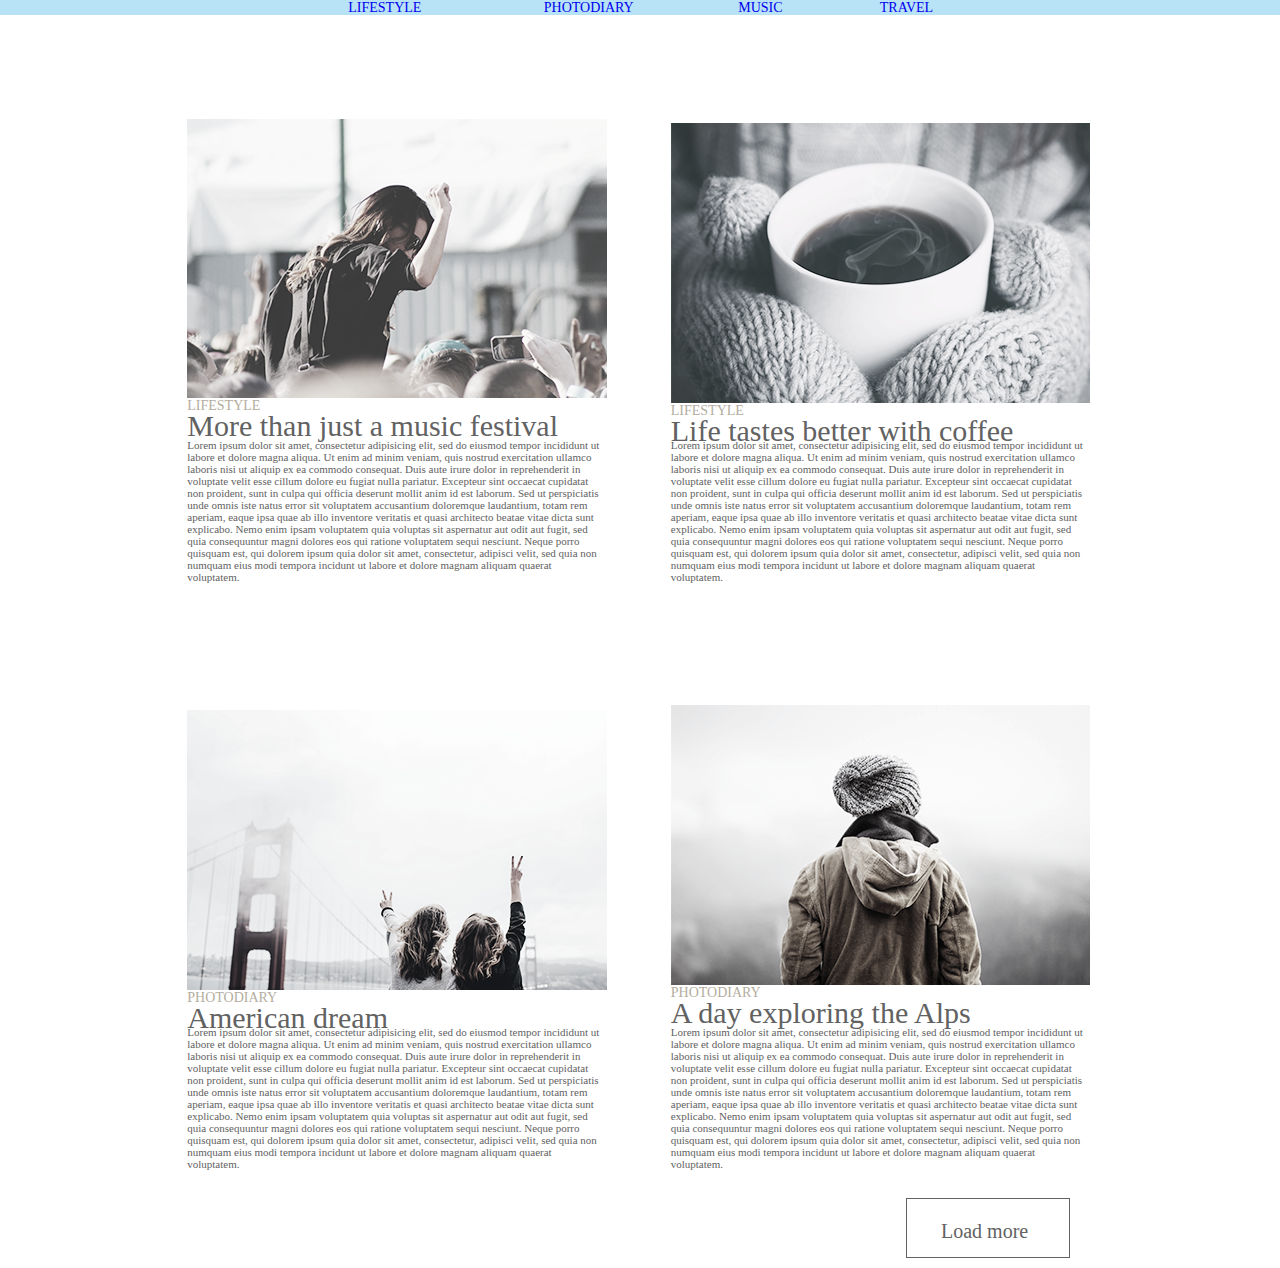
<file: homework-1/index.html>
<!DOCTYPE html>
<html lang="ru">
  <head>
    <title>урок #1</title>
    <link rel="stylesheet" href="css/style.css" />
    <meta http-equiv="Content-type" content="text/html;charset=UTF-8" />
  </head>
  <body>
    <header>
      <div class="navi">
        <nav>
          <div class="main-manu">
          <ul>
            <li class="firs-manu"><a href="#lyfestyle">LIFESTYLE</a></li>
            <li class="second-manu"><a href="#photodiary">PHOTODIARY</a></li>
            <li class="third-manu"><a href="#music">MUSIC</a></li>
            <li class="fours-manu"><a href="#travel">TRAVEL</a></li>
          </ul>
          </div>
        </nav>
      </div>
    </header>
    <div class="lyfestyle" id="lyfestyle">
      <div class="lyfe_1">
        <div class="lyfe_1__img">
          <img src="img/1.png" alt="photo1" class="lyfe_1__img1">
          <h6 class="lyfe_1__h6">Lifestyle</h6>
          <h2 class="lyfe_1__h2">More than just a music festival </h2>
          <p class="lyfe_1__p">Lorem ipsum dolor sit amet, consectetur adipisicing elit, sed do eiusmod tempor incididunt ut labore et dolore magna aliqua. Ut enim ad minim veniam, quis nostrud exercitation ullamco laboris nisi ut aliquip ex ea commodo consequat. Duis aute irure dolor in reprehenderit in voluptate velit esse cillum dolore eu fugiat nulla pariatur. Excepteur sint occaecat cupidatat non proident, sunt in culpa qui officia deserunt mollit anim id est laborum. Sed ut perspiciatis unde omnis iste natus error sit voluptatem accusantium doloremque laudantium, totam rem aperiam, eaque ipsa quae ab illo inventore veritatis et quasi architecto beatae vitae dicta sunt explicabo. Nemo enim ipsam voluptatem quia voluptas sit aspernatur aut odit aut fugit, sed quia consequuntur magni dolores eos qui ratione voluptatem sequi nesciunt. Neque porro quisquam est, qui dolorem ipsum quia dolor sit amet, consectetur, adipisci velit, sed quia non numquam eius modi tempora incidunt ut labore et dolore magnam aliquam quaerat voluptatem.</p>
        </div>
      </div>
      <div class="lyfe_2">
        <div class="lyfe_2__img"><img src="img/2.png" alt="photo2" class="lyfe_1__img1">
          <h6 class="lyfe_2__h6">Lifestyle</h6>
          <h2 class="lyfe_2__h2">Life tastes better with coffee</h2>
          <p class="lyfe_2__p">Lorem ipsum dolor sit amet, consectetur adipisicing elit, sed do eiusmod tempor incididunt ut labore et dolore magna aliqua. Ut enim ad minim veniam, quis nostrud exercitation ullamco laboris nisi ut aliquip ex ea commodo consequat. Duis aute irure dolor in reprehenderit in voluptate velit esse cillum dolore eu fugiat nulla pariatur. Excepteur sint occaecat cupidatat non proident, sunt in culpa qui officia deserunt mollit anim id est laborum. Sed ut perspiciatis unde omnis iste natus error sit voluptatem accusantium doloremque laudantium, totam rem aperiam, eaque ipsa quae ab illo inventore veritatis et quasi architecto beatae vitae dicta sunt explicabo. Nemo enim ipsam voluptatem quia voluptas sit aspernatur aut odit aut fugit, sed quia consequuntur magni dolores eos qui ratione voluptatem sequi nesciunt. Neque porro quisquam est, qui dolorem ipsum quia dolor sit amet, consectetur, adipisci velit, sed quia non numquam eius modi tempora incidunt ut labore et dolore magnam aliquam quaerat voluptatem.</p>
        </div>
      </div>
    </div>
    <div class="photodiary" id="photodiary">
      <div class="photodiary_1">
        <img src="img/3.png" alt="" class="photodiary_1_img">
        <h6 class="photodiary_1_h6">photodiary</h6>
        <h2 class="photodiary_1_h2">American dream</h2>
        <p class="photodiary_1_p">Lorem ipsum dolor sit amet, consectetur adipisicing elit, sed do eiusmod tempor incididunt ut labore et dolore magna aliqua. Ut enim ad minim veniam, quis nostrud exercitation ullamco laboris nisi ut aliquip ex ea commodo consequat. Duis aute irure dolor in reprehenderit in voluptate velit esse cillum dolore eu fugiat nulla pariatur. Excepteur sint occaecat cupidatat non proident, sunt in culpa qui officia deserunt mollit anim id est laborum. Sed ut perspiciatis unde omnis iste natus error sit voluptatem accusantium doloremque laudantium, totam rem aperiam, eaque ipsa quae ab illo inventore veritatis et quasi architecto beatae vitae dicta sunt explicabo. Nemo enim ipsam voluptatem quia voluptas sit aspernatur aut odit aut fugit, sed quia consequuntur magni dolores eos qui ratione voluptatem sequi nesciunt. Neque porro quisquam est, qui dolorem ipsum quia dolor sit amet, consectetur, adipisci velit, sed quia non numquam eius modi tempora incidunt ut labore et dolore magnam aliquam quaerat voluptatem.</p>
      </div>
      <div class="photodiary_2">
        <img src="img/4.png" alt="" class="photodiary_2_img">
        <h6 class="photodiary_2_h6">photodiary</h6>
        <h2 class="photodiary_2_h2">A day exploring the Alps</h2>
        <p class="photodiary_2_p">Lorem ipsum dolor sit amet, consectetur adipisicing elit, sed do eiusmod tempor incididunt ut labore et dolore magna aliqua. Ut enim ad minim veniam, quis nostrud exercitation ullamco laboris nisi ut aliquip ex ea commodo consequat. Duis aute irure dolor in reprehenderit in voluptate velit esse cillum dolore eu fugiat nulla pariatur. Excepteur sint occaecat cupidatat non proident, sunt in culpa qui officia deserunt mollit anim id est laborum. Sed ut perspiciatis unde omnis iste natus error sit voluptatem accusantium doloremque laudantium, totam rem aperiam, eaque ipsa quae ab illo inventore veritatis et quasi architecto beatae vitae dicta sunt explicabo. Nemo enim ipsam voluptatem quia voluptas sit aspernatur aut odit aut fugit, sed quia consequuntur magni dolores eos qui ratione voluptatem sequi nesciunt. Neque porro quisquam est, qui dolorem ipsum quia dolor sit amet, consectetur, adipisci velit, sed quia non numquam eius modi tempora incidunt ut labore et dolore magnam aliquam quaerat voluptatem.</p>
      </div>
    </div>
    <div class="b1">
      <button class="button_1">Load more</button>
    </div>
  </body>
</html>
<!--  -->
</file>
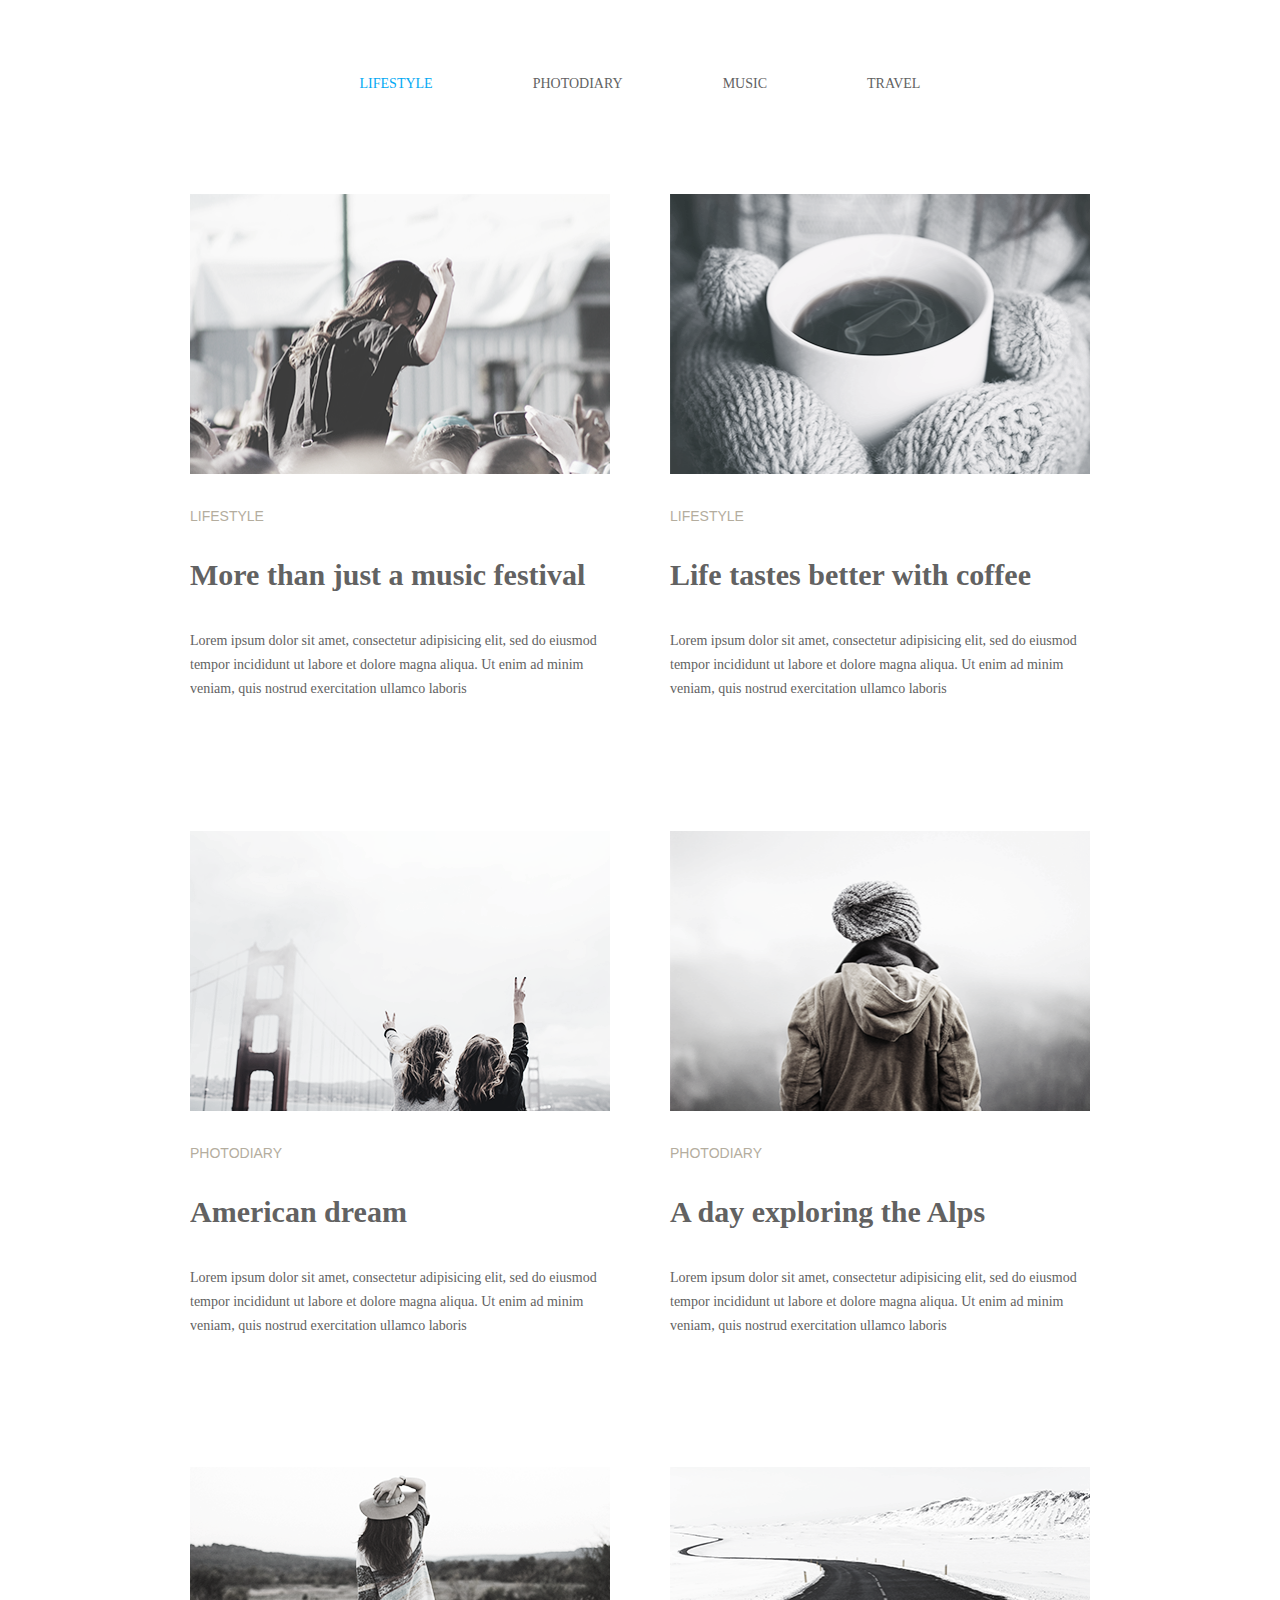
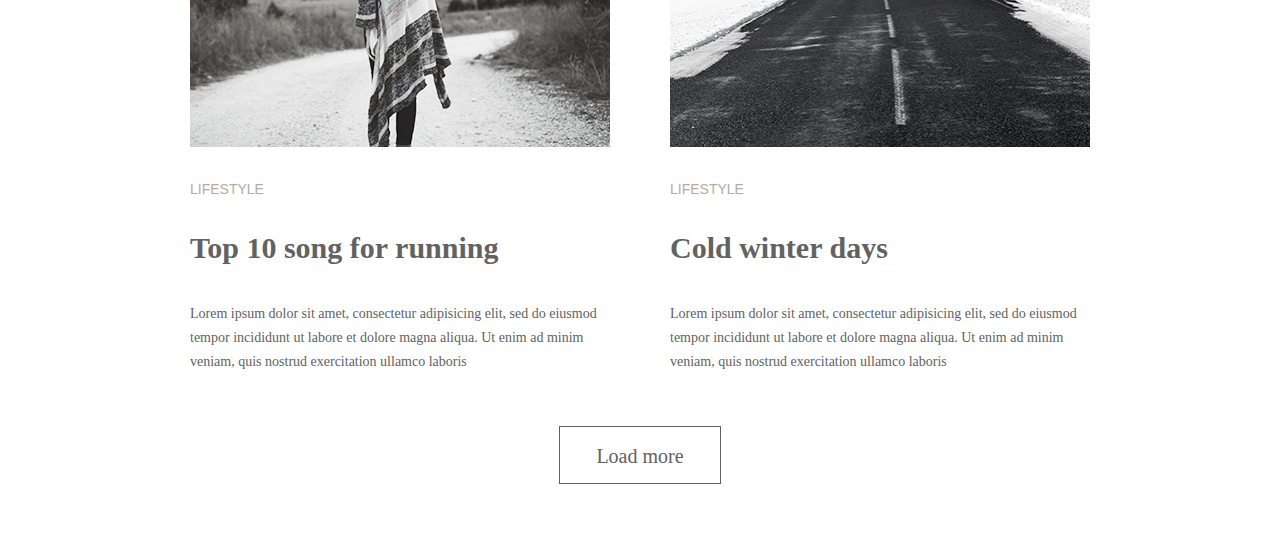
<file: homework-3/index.html>
<!DOCTYPE html>
<html lang="ru">
  <head>
    <title>урок #1</title>
    <link rel="stylesheet" href="css/style.css" />
    <meta http-equiv="Content-type" content="text/html;charset=UTF-8" />
  </head>
  <body>
      <header class="header">
        <div class="container">
          <nav class="navigation">
            <ul class="menu">
              <li class="menu_item">
                <a href="#" class="menu_item-link1">lifestyle</a>
              </li>
              <li class="menu_item">
                <a href="#" class="menu_item-link">photodiary</a>
              </li>
              <li class="menu_item">
                <a href="#" class="menu_item-link">music</a>
              </li>
              <li class="menu_item">
                <a href="#" class="menu_item-link">travel</a>
              </li>
            </ul>
          </nav>
        </div>
      </header>
      <main>
        <div class="container">
          <div class="container-lifestyle">
            <div class="box-lifestyle left">
              <div class="img-container">
                <img src="./img/1.png" alt="img 1" width="420" height="280" />
              </div>
      
              <p class="img-title">Lifestyle</p>
              <h2 class="title">More than just a music festival</h2>
              <p class="text-block">
                Lorem ipsum dolor sit amet, consectetur adipisicing elit, sed do
                eiusmod tempor incididunt ut labore et dolore magna aliqua. Ut
                enim ad minim veniam, quis nostrud exercitation ullamco laboris
              </p>
            </div>
            <div class="box-lifestyle right">
              <div class="img-container">
                <img src="./img/2.png" alt="img 1" width="420" height="280" />
              </div>
      
              <p class="img-title">Lifestyle</p>
              <h2 class="title">Life tastes better with coffee</h2>
              <p class="text-block">
                Lorem ipsum dolor sit amet, consectetur adipisicing elit, sed do
                eiusmod tempor incididunt ut labore et dolore magna aliqua. Ut
                enim ad minim veniam, quis nostrud exercitation ullamco laboris
              </p>
            </div>
            <div class="box-lifestyle left">
              <div class="img-container">
                <img src="./img/3.png" alt="img 1" width="420" height="280" />
              </div>
      
              <p class="img-title">photodiary</p>
              <h2 class="title">American dream</h2>
              <p class="text-block">
                Lorem ipsum dolor sit amet, consectetur adipisicing elit, sed do
                eiusmod tempor incididunt ut labore et dolore magna aliqua. Ut
                enim ad minim veniam, quis nostrud exercitation ullamco laboris
              </p>
            </div>
            <div class="box-lifestyle right">
              <div class="img-container">
                <img src="./img/4.png" alt="img 1" width="420" height="280" />
              </div>
      
              <p class="img-title">photodiary</p>
              <h2 class="title">A day exploring the Alps</h2>
              <p class="text-block">
                Lorem ipsum dolor sit amet, consectetur adipisicing elit, sed do
                eiusmod tempor incididunt ut labore et dolore magna aliqua. Ut
                enim ad minim veniam, quis nostrud exercitation ullamco laboris
              </p>
            </div>
            <div class="box-lifestyle left">
            <div class="img-container">
              <img src="./img/ya.png" alt="img 1" width="420" height="280" />
            </div>
          
            <p class="img-title">Lifestyle</p>
            <h2 class="title">Top 10 song for running</h2>
            <p class="text-block">
              Lorem ipsum dolor sit amet, consectetur adipisicing elit, sed do
              eiusmod tempor incididunt ut labore et dolore magna aliqua. Ut
              enim ad minim veniam, quis nostrud exercitation ullamco laboris
            </p>
          </div>
          <div class="box-lifestyle right">
            <div class="img-container">
              <img src="./img/ra.png" alt="img 1" width="420" height="280" />
            </div>
          
            <p class="img-title">Lifestyle</p>
            <h2 class="title">Cold winter days</h2>
            <p class="text-block">
              Lorem ipsum dolor sit amet, consectetur adipisicing elit, sed do
              eiusmod tempor incididunt ut labore et dolore magna aliqua. Ut
              enim ad minim veniam, quis nostrud exercitation ullamco laboris
            </p>
          </div>
          </div>
          </div>
          
          
      
          <div class="btn-wrap">
            <button class="more">Load more</button>
          </div>
        </div>
      </main>
  </body>
</html>
<!--  -->
</file>
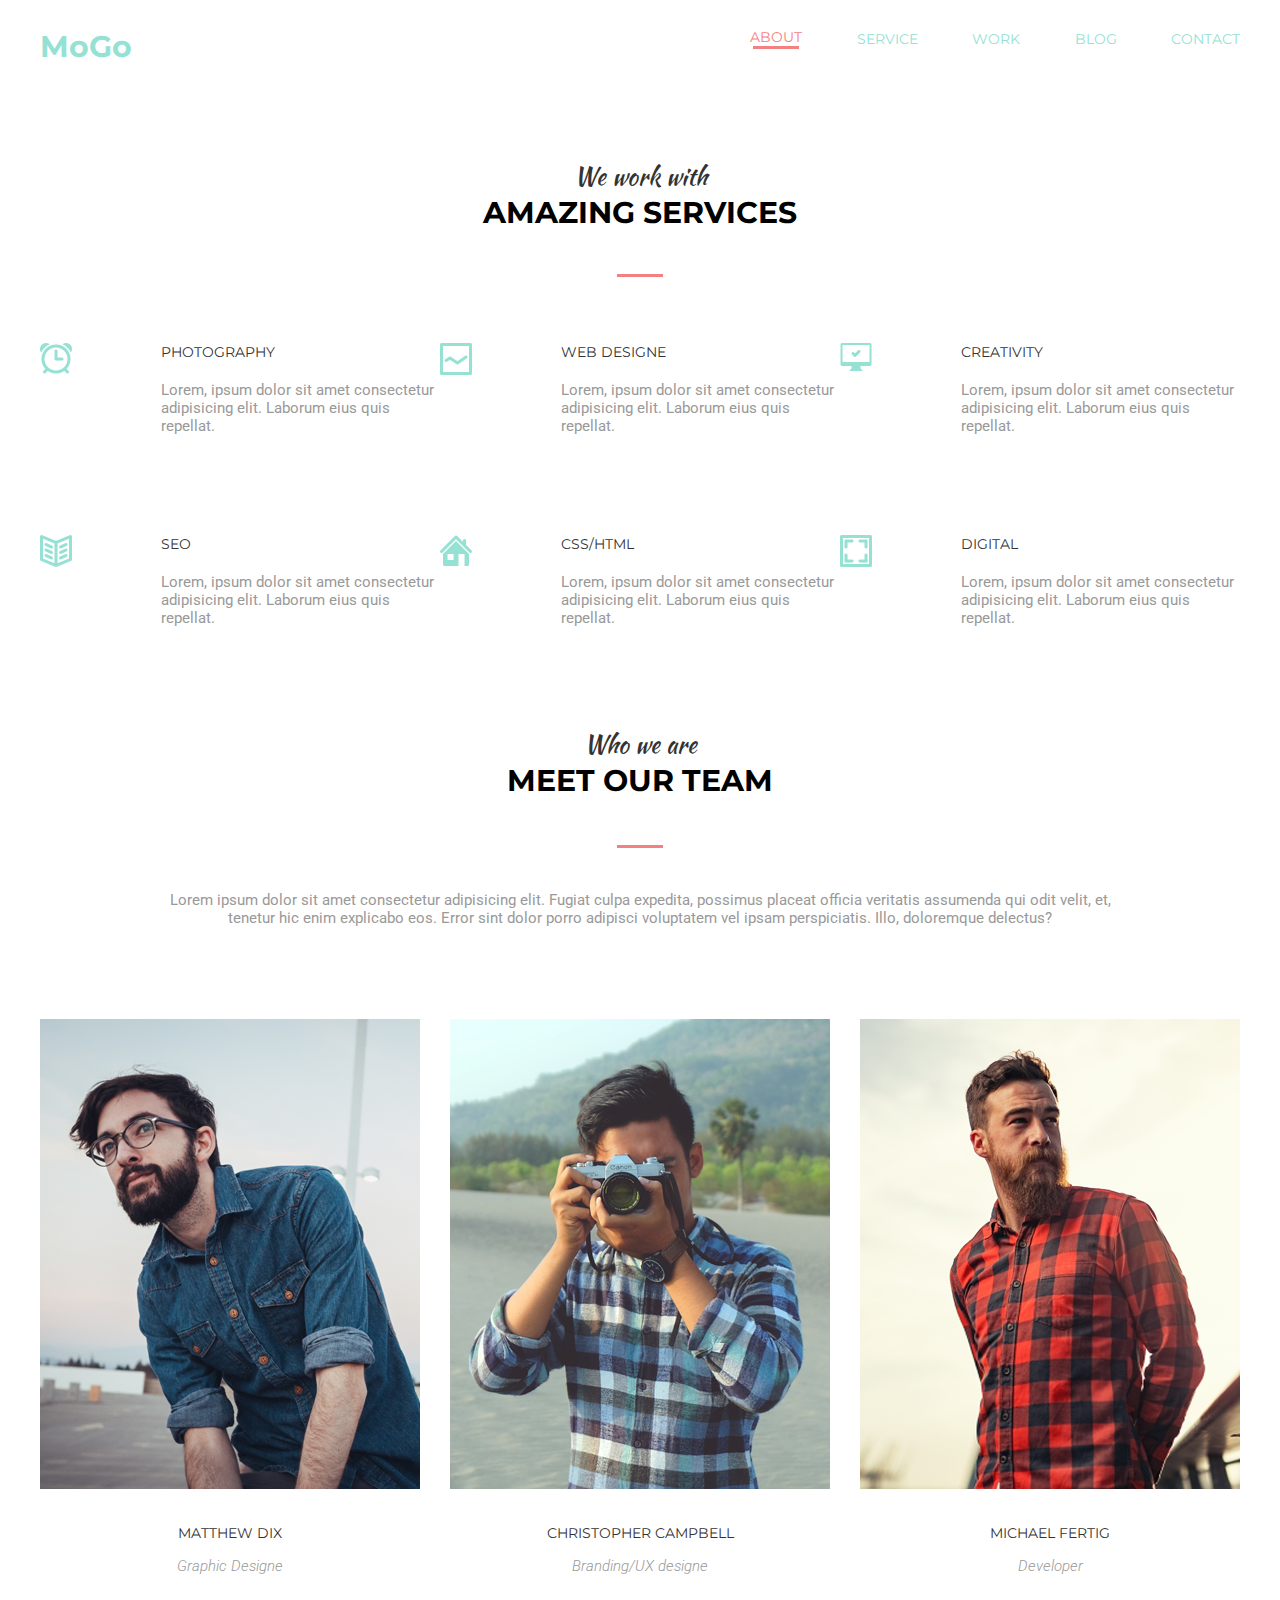
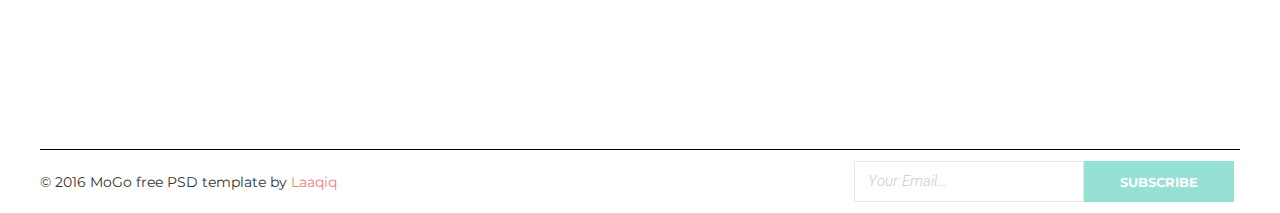
<file: homework-4/index.html>
<!DOCTYPE html>
<html lang="ru">
  <head>
    <title>урок #1</title>
    <link rel="stylesheet" href="css/style.css" />
    <meta http-equiv="Content-type" content="text/html;charset=UTF-8" />
  </head>
  <body>
      <div class="dad_container">
          <header>
            <div class="head-container">
              <a class="mogo" href="#"><span>M</span>o<span>G</span>o</a>
                <div class="navigation">
                  <a href="#" class="manu-item1">ABOUT</a>
                  <a href="#" class="manu-item">SERVICE</a>
                  <a href="#" class="manu-item">WORK</a>
                  <a href="#" class="manu-item">BLOG</a>
                  <a href="#" class="manu-item">CONTACT</a>
                </div>
            </div>
          </header>
          <main class="main">
              <div class="we_work">
                <p class="KaushanScript">We work with</p>
                <p class="Montserrat">AMAZING SERVICES</p>
              </div>
              <div class="items-block">
                <div class="block_items">
                  <div class="help">
                    <img src="./img/ALARM.png" alt="" class="items_img">
                  </div>
                  <div class="help1">
                    <p class="items_title">PHOTOGRAPHY</p>
                    <div class="p_container">
                      <p class="items_text">Lorem, ipsum dolor sit amet consectetur adipisicing elit. Laborum eius quis repellat.</p>
                    </div>
                  </div>
                </div>
                <div class="block_items">
                  <div class="help">
                    <img src="./img/LINE GRAPH.png" alt="" class="items_img">
                  </div>
                  <div class="help1">
                    <p class="items_title">WEB DESIGNE</p>
                    <div class="p_container">
                      <p class="items_text">Lorem, ipsum dolor sit amet consectetur adipisicing elit. Laborum eius quis repellat.</p>
                    </div>
                  </div>
                </div>
                <div class="block_items">
                  <div class="help">
                    <img src="./img/COMPUTER _ OK.png" alt="" class="items_img">
                  </div>
                  <div class="help1">
                    <p class="items_title">CREATIVITY</p>
                    <div class="p_container">
                      <p class="items_text">Lorem, ipsum dolor sit amet consectetur adipisicing elit. Laborum eius quis repellat.</p>
                    </div>
                  </div>
                </div>
                <div class="block_items">
                  <div class="help">
                    <img src="./img/BOOK 2.png" alt="" class="items_img">
                  </div>
                  <div class="help1">
                    <p class="items_title">SEO</p>
                    <div class="p_container">
                      <p class="items_text">Lorem, ipsum dolor sit amet consectetur adipisicing elit. Laborum eius quis repellat.</p>
                    </div>
                  </div>
                </div>
                <div class="block_items">
                  <div class="help">
                    <img src="./img/HOME.png" alt="" class="items_img">
                  </div>
                  <div class="help1">
                    <p class="items_title">CSS/HTML</p>
                    <div class="p_container">
                      <p class="items_text">Lorem, ipsum dolor sit amet consectetur adipisicing elit. Laborum eius quis repellat.</p>
                    </div>
                  </div>
                </div>
                <div class="block_items">
                  <div class="help">
                    <img src="./img/IMAGE.png" alt="" class="items_img">
                  </div>
                  <div class="help1">
                    <p class="items_title">DIGITAL</p>
                    <div class="p_container">
                      <p class="items_text">Lorem, ipsum dolor sit amet consectetur adipisicing elit. Laborum eius quis repellat.</p>
                    </div>
                  </div>
                </div>
              </div>
            
            <div class="ourteam">
              <div class="we_work">
                <p class="KaushanScript">Who we are</p>
                <p class="Montserrat2">MEET OUR TEAM</p>
                <div class="lorem_border">
                  <p class="lorem">Lorem ipsum dolor sit amet consectetur adipisicing elit. Fugiat culpa expedita, possimus placeat officia veritatis assumenda qui odit velit, et, tenetur hic enim explicabo eos. Error sint dolor porro adipisci voluptatem vel ipsam perspiciatis. Illo, doloremque delectus?</p>
                </div>
              </div>
              <div class="photo_border">
                <div class="photo_container">
                  <img src="./img/Layer 16.png" alt="" class="photo">
                  <p class="photo_title">MATTHEW DIX</p>
                  <p class="photo_text">Graphic Designe</p>
                </div>
                <div class="photo_container">
                  <img src="./img/Layer 19.png" alt="" class="photo">
                  <p class="photo_title">CHRISTOPHER CAMPBELL</p>
                  <p class="photo_text">Branding/UX designe</p>
                </div>
                <div class="photo_container">
                  <img src="./img/Layer 18.png" alt="" class="photo">
                  <p class="photo_title">MICHAEL FERTIG</p>
                  <p class="photo_text">Developer</p>
                </div>
              </div>
            </div>
        </main>
          <footer>
            <div class="footer_container">
              <div class="span_container">© 2016 MoGo free PSD template by <a href="#" class="spa">Laaqiq</a>
              </div>
                <div class="forms">
                  <form class="form" action="#" method="get">
                    <label for="id_input"></label>
                    <input class="email" type="email" name="a" id="id_input" placeholder="Your Email...">
                    <input class="button" type="submit" value="SUBSCRIBE">
                  </form>
                </div>
            </div>
          </footer>
        </div>
  </body>
</html>
<!--  -->
</file>
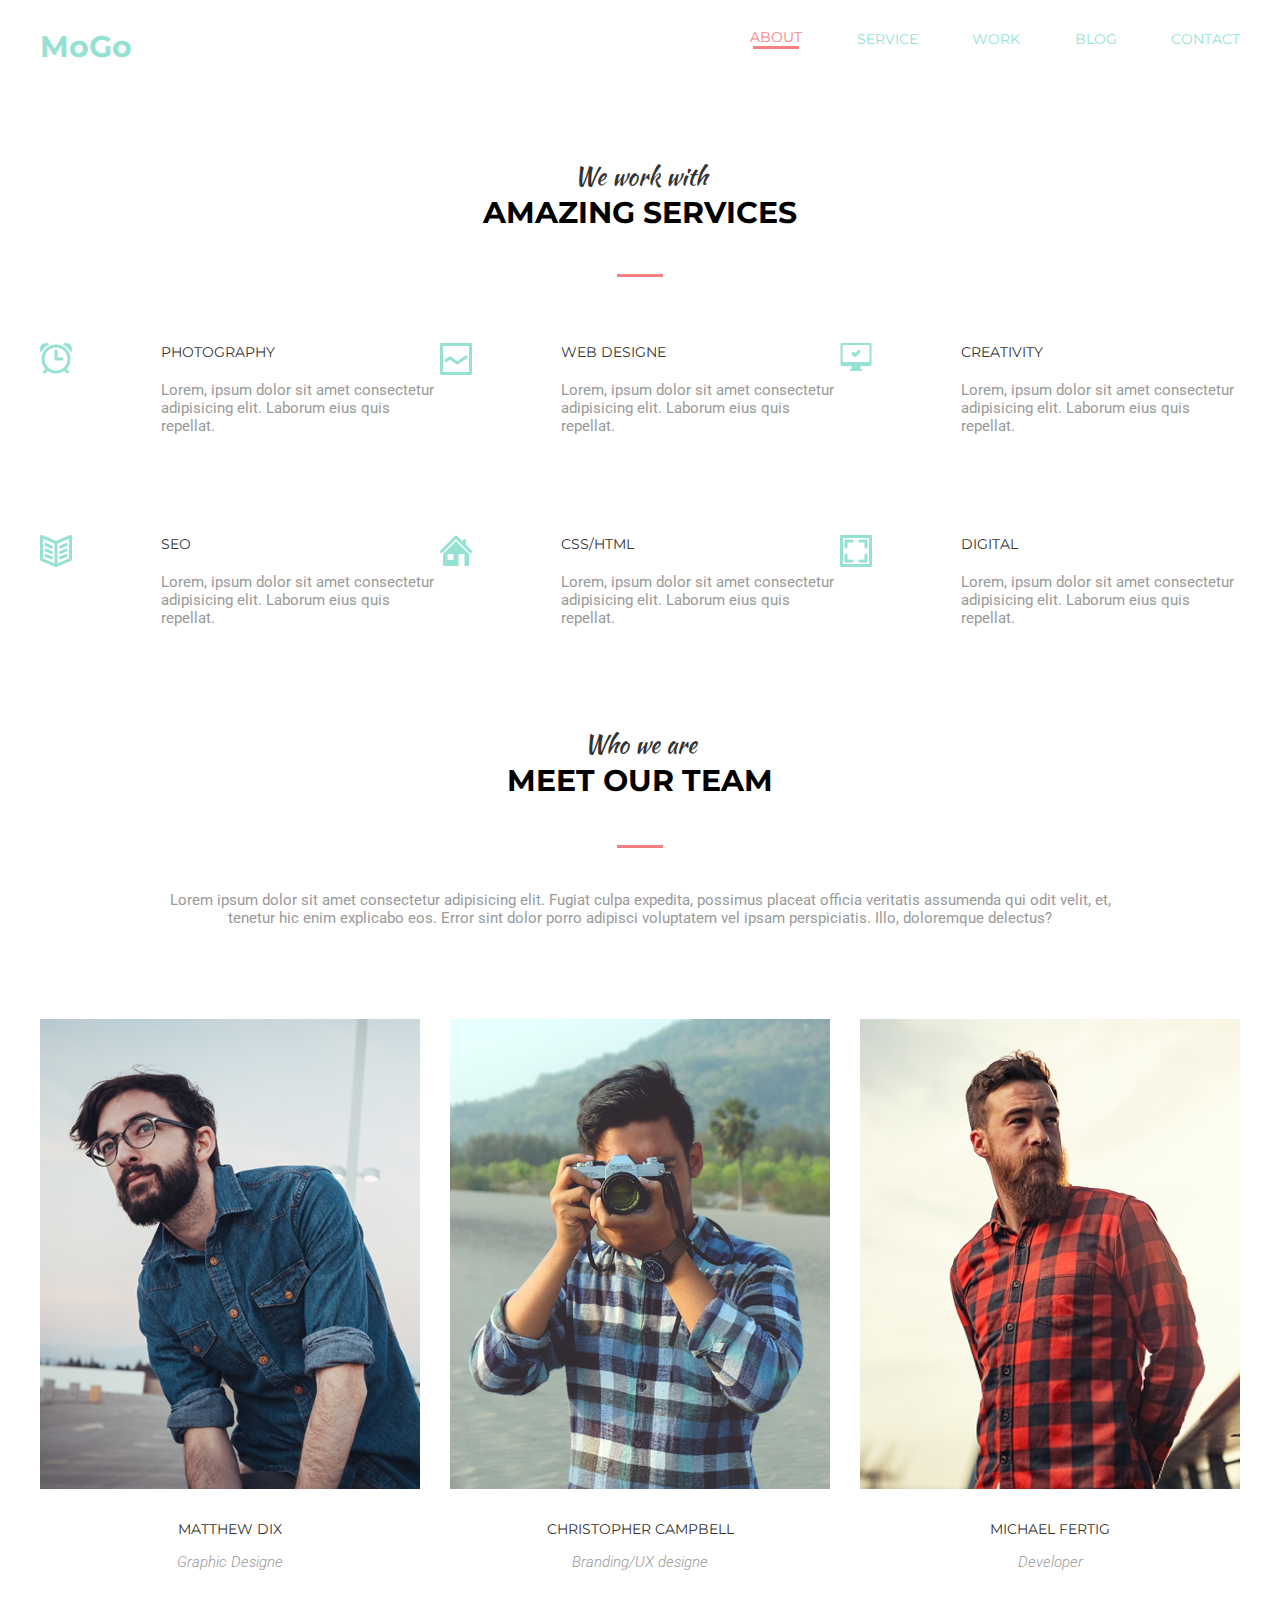
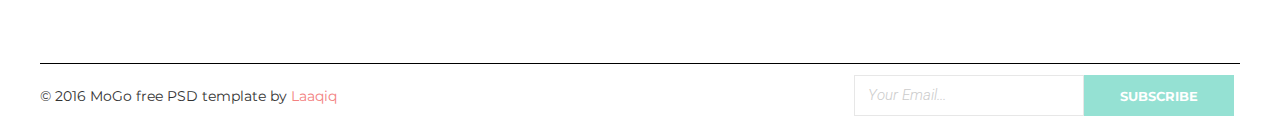
<file: homework-5/index.html>
<!DOCTYPE html>
<html lang="ru">
  <head>
    <title>Homework5</title>
    <link rel="stylesheet" href="css/style.css" />
    <meta http-equiv="Content-type" content="text/html;charset=UTF-8" />
  </head>
  <body>
      <div class="dad_container">
          <header>
            <div class="head-container">
              <a class="mogo" href="#"><span>M</span>o<span>G</span>o</a>
                <div class="navigation">
                  <a href="#" class="manu-item1">ABOUT</a>
                  <a href="#" class="manu-item">SERVICE</a>
                  <a href="#" class="manu-item">WORK</a>
                  <a href="#" class="manu-item">BLOG</a>
                  <a href="#" class="manu-item">CONTACT</a>
                </div>
            </div>
          </header>
          <main class="main">
              <div class="we_work">
                <p class="KaushanScript">We work with</p>
                <p class="Montserrat">AMAZING SERVICES</p>
              </div>
              <div class="items-block">
                <div class="block_items">
                  <div class="help">
                    <img src="./img/ALARM.png" alt="" class="items_img">
                  </div>
                  <div class="help1">
                    <p class="items_title">PHOTOGRAPHY</p>
                    <div class="p_container">
                      <p class="items_text">Lorem, ipsum dolor sit amet consectetur adipisicing elit. Laborum eius quis repellat.</p>
                    </div>
                  </div>
                </div>
                <div class="block_items">
                  <div class="help">
                    <img src="./img/LINE GRAPH.png" alt="" class="items_img">
                  </div>
                  <div class="help1">
                    <p class="items_title">WEB DESIGNE</p>
                    <div class="p_container">
                      <p class="items_text">Lorem, ipsum dolor sit amet consectetur adipisicing elit. Laborum eius quis repellat.</p>
                    </div>
                  </div>
                </div>
                <div class="block_items">
                  <div class="help">
                    <img src="./img/COMPUTER _ OK.png" alt="" class="items_img">
                  </div>
                  <div class="help1">
                    <p class="items_title">CREATIVITY</p>
                    <div class="p_container">
                      <p class="items_text">Lorem, ipsum dolor sit amet consectetur adipisicing elit. Laborum eius quis repellat.</p>
                    </div>
                  </div>
                </div>
                <div class="block_items">
                  <div class="help">
                    <img src="./img/BOOK 2.png" alt="" class="items_img">
                  </div>
                  <div class="help1">
                    <p class="items_title">SEO</p>
                    <div class="p_container">
                      <p class="items_text">Lorem, ipsum dolor sit amet consectetur adipisicing elit. Laborum eius quis repellat.</p>
                    </div>
                  </div>
                </div>
                <div class="block_items">
                  <div class="help">
                    <img src="./img/HOME.png" alt="" class="items_img">
                  </div>
                  <div class="help1">
                    <p class="items_title">CSS/HTML</p>
                    <div class="p_container">
                      <p class="items_text">Lorem, ipsum dolor sit amet consectetur adipisicing elit. Laborum eius quis repellat.</p>
                    </div>
                  </div>
                </div>
                <div class="block_items">
                  <div class="help">
                    <img src="./img/IMAGE.png" alt="" class="items_img">
                  </div>
                  <div class="help1">
                    <p class="items_title">DIGITAL</p>
                    <div class="p_container">
                      <p class="items_text">Lorem, ipsum dolor sit amet consectetur adipisicing elit. Laborum eius quis repellat.</p>
                    </div>
                  </div>
                </div>
              </div>
            
            <div class="ourteam">
              <div class="we_work">
                <p class="KaushanScript">Who we are</p>
                <p class="Montserrat2">MEET OUR TEAM</p>
                <div class="lorem_border">
                  <p class="lorem">Lorem ipsum dolor sit amet consectetur adipisicing elit. Fugiat culpa expedita, possimus placeat officia veritatis assumenda qui odit velit, et, tenetur hic enim explicabo eos. Error sint dolor porro adipisci voluptatem vel ipsam perspiciatis. Illo, doloremque delectus?</p>
                </div>
              </div>
              <div class="photo_border">
                <div class="photo_container">
                  <div class="hover-block1">
                    <div class="messengers">
                      <div class="messenger_facebook mesenger1"></div>
                      <div class="messenger_twiter mesenger"></div>
                      <div class="messenger_pinterest mesenger"></div>
                      <div class="messenger_instagram mesenger"></div>
                    </div>
                    <div class="photo hover-image1"></div>
                    <div class="hover-bacground"></div>
                  </div>
                  <p class="photo_title">MATTHEW DIX</p>
                  <p class="photo_text">Graphic Designe</p>
                </div>
                <div class="photo_container ">
                  <div class="hover-block2">
                    <div class="messengers2">
                      <div class="messenger_facebook mesenger1"></div>
                      <div class="messenger_twiter mesenger"></div>
                      <div class="messenger_pinterest mesenger"></div>
                      <div class="messenger_instagram mesenger"></div>
                    </div>
                    <div class="photo hover-image2"></div>
                    <div class="hover-bacground2"></div>
                  </div>
                  <p class="photo_title">CHRISTOPHER CAMPBELL</p>
                  <p class="photo_text">Branding/UX designe</p>
                </div>
                <div class="photo_container ">
                  <div class="hover-block3">
                    <div class="messengers3">
                      <div class="messenger_facebook mesenger1"></div>
                      <div class="messenger_twiter mesenger"></div>
                      <div class="messenger_pinterest mesenger"></div>
                      <div class="messenger_instagram mesenger"></div>
                    </div>
                    <div class="photo hover-image3"></div>
                    <div class="hover-bacground3"></div>
                  </div>
                  <p class="photo_title">MICHAEL FERTIG</p>
                  <p class="photo_text">Developer</p>
                </div>
              </div>
            </div>
        </main>
          <footer>
            <div class="footer_container">
              <div class="span_container">© 2016 MoGo free PSD template by <a href="#" class="spa">Laaqiq</a>
              </div>
                <div class="forms">
                  <form class="form" action="#" method="get">
                    <label for="id_input"></label>
                    <input class="email" type="email" name="a" id="id_input" placeholder="Your Email...">
                    <input class="button" type="submit" value="SUBSCRIBE">
                  </form>
                </div>
            </div>
          </footer>
        </div>
  </body>
</html>
<!--  -->
</file>
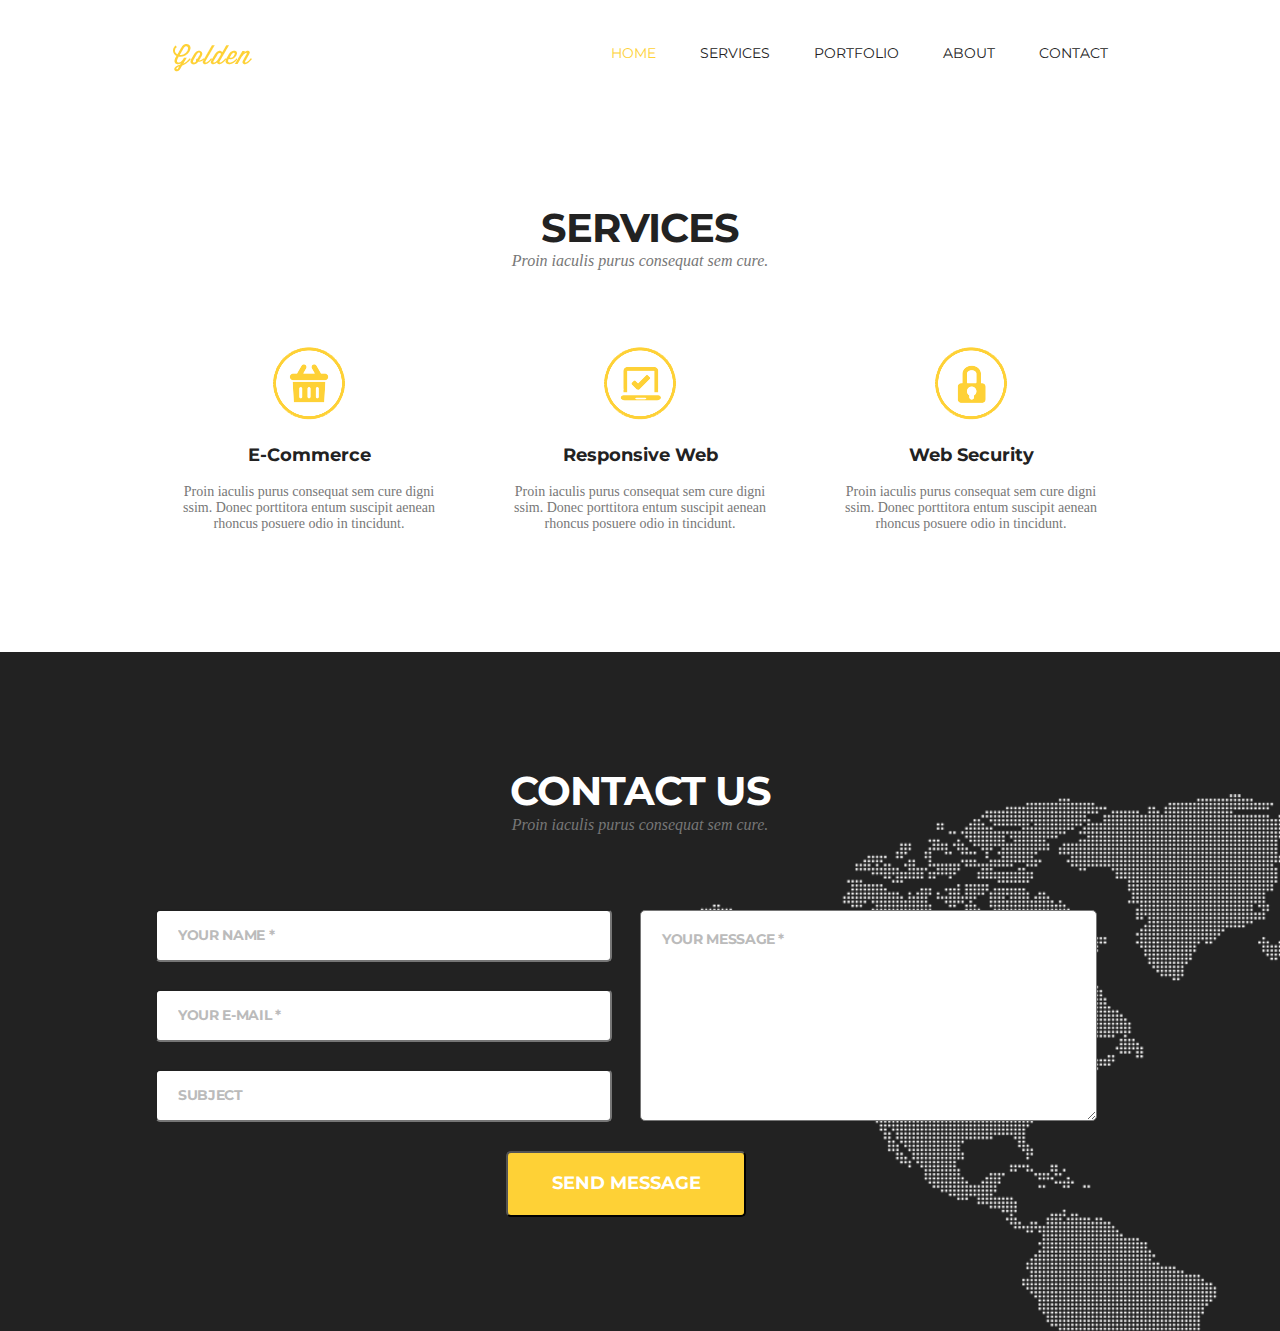
<file: homework-6/index.html>
<!DOCTYPE html>
<html lang="ru">
  <head>
    <title>урок #1</title>
    <link rel="stylesheet" href="css/style.css" />
    <meta http-equiv="Content-type" content="text/html;charset=UTF-8" />
  </head>
  <body>
    <header>
      <nav>
        <a href="#" class="logo">
        <img src="./img/logo_treehouse_18 (1).png" alt="" >
      </a>
        <div class="manu">
          <a href="#" class="manu_item item1">home</a>
          <a href="#" class="manu_item">Services</a>
          <a href="#" class="manu_item">Portfolio</a>
          <a href="#" class="manu_item">About</a>
          <a href="#" class="manu_item">Contact</a>
        </div>
      </nav>
    </header>
    <main class="container_1">
      <p class="services">
        services
      </p>
      <p class="subtitle2">
        Proin iaculis purus consequat sem cure.
      </p>
      <div class="container_2">
        <div class="item2">
          <div class="photo_item">
            <img src="./img/icon_basket_134.png" alt="">
          </div>          
          <p class="title">E-Commerce</p>
          <p class="info">Proin iaculis purus consequat sem cure 
            digni ssim. Donec porttitora entum suscipit 
            aenean rhoncus posuere odio in tincidunt.</p>
        </div>
        <div class="item2">
          <div class="photo_item">
            <img src="./img/icon_laptop_132.png" alt="">
          </div>
          <p class="title">Responsive Web</p>
          <p class="info">Proin iaculis purus consequat sem cure 
            digni ssim. Donec porttitora entum suscipit 
            aenean rhoncus posuere odio in tincidunt.</p>
        </div>
        <div class="item2">
          <div class="photo_item">
            <img src="./img/icon_locked_130.png" alt="">
          </div>          
          <p class="title">Web Security</p>
          <p class="info">Proin iaculis purus consequat sem cure 
            digni ssim. Donec porttitora entum suscipit 
            aenean rhoncus posuere odio in tincidunt.</p>
        </div>
      </div>
    </main>
    <footer class="container_3">
      <p class="title2">
        Contact us
      </p>
      <p class="subtitle">
        Proin iaculis purus consequat sem cure.
      </p>
      <div class="forms">
        <form class="form1" action="#">
          <div class="form2" >
           <div class="inputs">
             <input class="input BRadius" type="text" name="u-name" placeholder="your Name *">
             <input class="input BRadius" type="email" name="u-email" placeholder="your e-mail *">
             <input class="input BRadius" type="text" name="u-subject" placeholder="subject">
            </div>
            <textarea class="textarea" name="text" id="" cols="30" rows="10" placeholder="Your message *"></textarea>
          </div>
        
          <div class="yellow_buton">
            <button class="yellow_button BRadius" type="submit">Send Message</button>
          </div>
        </form>
      </div>
    </footer>
  </body>
</html>
<!--  -->
</file>
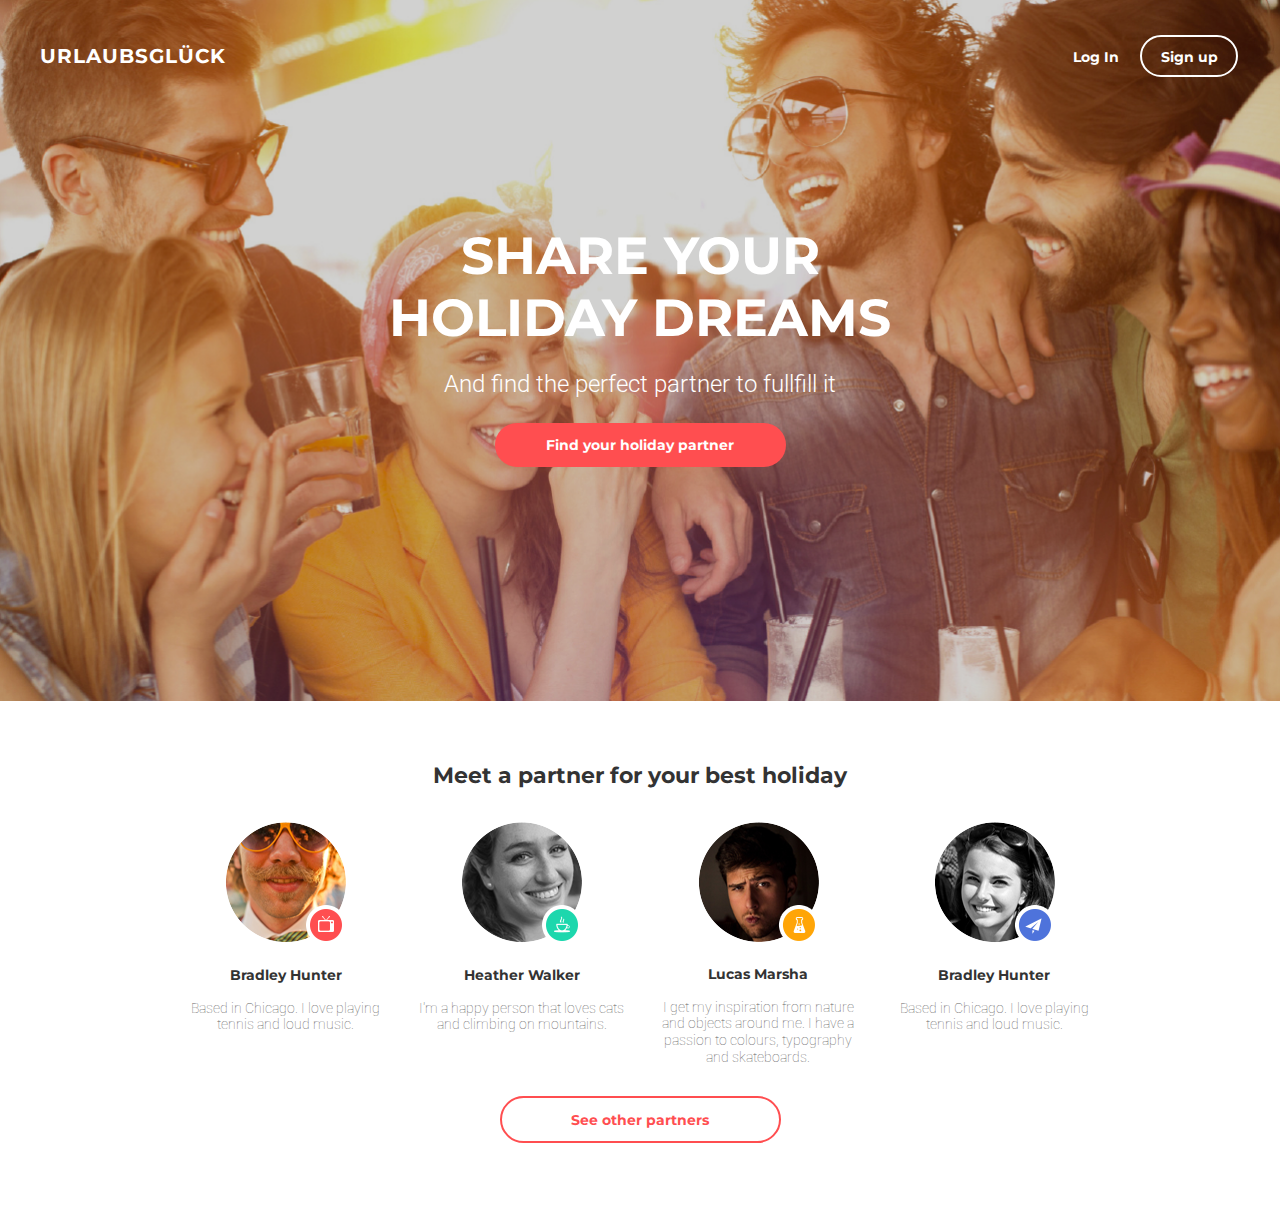
<file: homework-7/index.html>
<!DOCTYPE html>
<html lang="en">
<head>
  <meta charset="UTF-8">
  <meta http-equiv="X-UA-Compatible" content="IE=edge">
  <meta name="viewport" content="width=device-width, initial-scale=1.0">
  <link rel="stylesheet" href="./css/style.css">
  <title>Document</title>
</head>
<body>
  <header class="header">
    <div class="container">
      <div class="tablet-manu">
        <nav class="nav">
          
          <a href="#" class="login">Log In</a>
          <a href="#" class="signUp">Sign up</a>
          
        </nav>
        <p class="title">
          URLAUBSGLÜCK
        </p>
      </div>
      <p class="info">Share your holiday dreams</p>
      <p class="subtitlle">And find the perfect partner to fullfill it</p>
      <div class="link-conteiner"><a href="#" class="FindPartner">Find your holiday partner</a></div>
    </div>
  </header>
  <main>
    <div class="main-container">
      <p class="main-title">Meet a partner for your best holiday</p>
      <div class="columns-rows">
        <div class="partners order0">
          <div class="absolute_container">
            <img src="./img/tv.png" alt="" class="partner_photo">
            <img src="./img/tvPhoto.png" alt="" class="partner">
          </div>
          <p class="partner-name">
            Bradley Hunter
          </p> 
          <p class="partner-info">
            Based in Chicago. I love playing tennis and loud music.
          </p>

        </div>
        <div class="partners nomargin order2">
          <div class="absolute_container">
            <img src="./img/himiya.png" alt="" class="partner_photo">
            <img src="./img/himiyaPhoto.png" alt="" class="partner">
          </div>
          <p class="partner-name">
            Lucas Marsha
          </p>
          <p class="partner-info nomargin">
            I get my inspiration from nature and objects around me. I have a passion to colours, typography and skateboards.
          </p>
        </div>
        <div class="partners order1">
          <div class="absolute_container">
            <img src="./img/coffee.png" alt="" class="partner_photo">
            <img src="./img/coffeePhoto.png" alt="" class="partner">
          </div>
          <p class="partner-name">
            Heather Walker
          </p>
          <p class="partner-info">
            I'm a happy person that loves cats and climbing on mountains.
          </p>
        </div>
        <div class="partners order3">
          <div class="absolute_container">
            <img src="./img/telegram.png" alt="" class="partner_photo">
            <img src="./img/telegramPhoto.png" alt="" class="partner">
          </div>
          <p class="partner-name">
            Bradley Hunter
          </p>
          <p class="partner-info nomargin">
            Based in Chicago. I love playing tennis and loud music.
          </p>

        </div>
      </div>
      <a href="#" class="OtherPartners">See other partners</a>
    </div>
  </main>
</body>
</html>


<!--  -->
</file>
<file: homework-1/css/style.css>
/*Обнуление*/
*{padding: 0;margin: 0;border: 0;}
*,*:before,*:after{-moz-box-sizing: border-box;-webkit-box-sizing: border-box;box-sizing: border-box;}
:focus,:active{outline: none;}
a:focus,a:active{outline: none;}
nav,footer,header,aside{display: block;}
html,body{height:100%;width:100%;font-size:100%;line-height:1;font-size:14px;-ms-text-size-adjust:100%;-moz-text-size-adjust:100%;-webkit-text-size-adjust:100%;}
input,button,textarea{font-family:inherit;}
input::-ms-clear{display: none;}
button{cursor: pointer;}
button::-moz-focus-inner{padding:0;border:0;}
a,a:visited{text-decoration: none;}
a:hover{text-decoration: none;}
ul li{list-style: none;}
img{vertical-align: top;}
h1,h2,h3,h4,h5,h6{font-size:inherit;font-weight: inherit;}
/*--------------------*/

header{
position: -webkit-sticky;
position: sticky;
top: 0px;
}

.lyfestyle{
	border: 1px solid invisible;
	margin-top: 104px;
	margin-left: auto;
	margin-right: auto;
	width: 905.5px;
}





.main-manu{
	background: #b8e3f7;
	text-align: center;
	margin: 0px  0px 0px;
	border: 1px solid invisible ;
	width: 100%;
	height: 15px;
}
.firs-manu{
	margin: 0px 121px 0px 0px;
	display: inline-block;
/* Style for "lifestyle" */
width: 71px;
height: 11px;
color: #03a9f4;
color: #626262;
font-family: "Playfair Display";
font-size: 14px;
font-weight: 400;
font-style: normal;
letter-spacing: normal;
line-height: 24px;
text-align: center;
text-transform: uppercase;
/* Text style for "l, ifestyl" */
color: #03a9f4;
font-style: normal;
letter-spacing: normal;
line-height: normal;
}

.second-manu{
	margin: 0px 103px 0px 0px;
	display: inline-block;
	/* Style for "photodiary" */
width: 88px;
height: 11px;
color: #626262;
font-family: "Playfair Display";
font-size: 14px;
font-weight: 400;
font-style: normal;
letter-spacing: normal;
line-height: 24px;
text-align: center;
text-transform: uppercase;
/* Text style for "p, hotodia" */
font-style: normal;
letter-spacing: normal;
line-height: normal;
}

.third-manu{
	margin: 0px 95px 0px 0px;
	display: inline-block;
	/* Style for "music" */
width: 43px;
height: 11px;
color: #626262;
font-family: "Playfair Display";
font-size: 14px;
font-weight: 400;
font-style: normal;
letter-spacing: normal;
line-height: 24px;
text-align: center;
text-transform: uppercase;
/* Text style for "m, usic" */
font-style: normal;
letter-spacing: normal;
line-height: normal;
}

.fours-manu{
	margin: 0px 0px 0px 0px;
	display: inline-block;
	/* Style for "travel" */
width: 52px;
height: 11px;
color: #626262;
font-family: "Playfair Display";
font-size: 14px;
font-weight: 400;
font-style: normal;
letter-spacing: normal;
line-height: 24px;
text-align: center;
text-transform: uppercase;
/* Text style for "t, ravel" */
font-style: normal;
letter-spacing: normal;
line-height: normal;
}

.lyfe_1{
	margin-right: 60px;
	display: inline-block;
	width: 420px;
	height: 478px;
	border: 1px solid invisible;
}

.lyfe_1__img{
	/* Style for "image" */
	width: 420px;
	height: 279px;
}

.lyfe_1__h6{
/* Style for "Lifestyle" */
width: 63px;
height: 11px;
color: #b4ad9e;
font-family: Ubuntu;
font-size: 14px;
font-weight: 300;
font-style: normal;
letter-spacing: normal;
line-height: normal;
text-align: left;
text-transform: uppercase;
/* Text style for "L, ifestyl" */
font-style: normal;
letter-spacing: normal;
line-height: normal;
}

.lyfe_1__h2{
/* Style for "More than" */
width: 407px;
height: 30px;
color: #626262;
font-family: "Playfair Display";
font-size: 30px;
font-weight: 400;
font-style: normal;
letter-spacing: normal;
line-height: normal;
text-align: left;
/* Text style for "M, ore tha" */
font-style: normal;
letter-spacing: normal;
line-height: normal;
}

.lyfe_1__p{
/* Style for "Lorem ipsu" */
width: 414px;
height: 63px;
color: #626262;
font-family: "Playfair Display";
font-size: 11px;
font-weight: 400;
font-style: normal;
letter-spacing: normal;
line-height: 24px;
text-align: left;
/* Text style for "Lorem ipsu" */
font-style: normal;
letter-spacing: normal;
line-height: normal;
}

.lyfe_2{
	display: inline-block;
	width: 420px;
	height: 478px;
	border: 1px solid invisible;
}

.lyfe_2__img{
/* Style for "Filtro fot" */
width: 419px;
height: 280px;
}

.lyfe_2__h6{
/* Style for "Lifestyle" */
width: 63px;
height: 11px;
color: #b4ad9e;
font-family: Ubuntu;
font-size: 14px;
font-weight: 300;
font-style: normal;
letter-spacing: normal;
line-height: normal;
text-align: left;
text-transform: uppercase;
/* Text style for "L, ifestyl" */
font-style: normal;
letter-spacing: normal;
line-height: normal;
}

.lyfe_2__h2{
/* Style for "Life taste" */
width: 377px;
height: 25px;
color: #626262;
font-family: "Playfair Display";
font-size: 30px;
font-weight: 400;
font-style: normal;
letter-spacing: normal;
line-height: normal;
text-align: left;
/* Text style for "L, ife tas" */
font-style: normal;
letter-spacing: normal;
line-height: normal;
}

.lyfe_2__p{
/* Style for "Lorem ipsu" */
width: 414px;
height: 63px;
color: #626262;
font-family: "Playfair Display";
font-size: 11px;
font-weight: 400;
font-style: normal;
letter-spacing: normal;
line-height: 24px;
text-align: left;
/* Text style for "Lorem ipsu" */
font-style: normal;
letter-spacing: normal;
line-height: normal;
}

.photodiary{
	border: 1px solid invisible;
	margin-top: 104px;
	margin-left: auto;
	margin-right: auto;
	width: 905.5px;
}

.photodiary_1{
	margin-right: 60px;
	display: inline-block;
	width: 420px;
	height: 478px;
	border: 1px solid invisible;
}

.photodiary_1_img{
/* Style for "image" */
width: 420px;
height: 280px;
}

.photodiary_1_h6{
/* Style for "photodiary" */
width: 85px;
height: 11px;
color: #b4ad9e;
font-family: Ubuntu;
font-size: 14px;
font-weight: 300;
font-style: normal;
letter-spacing: normal;
line-height: normal;
text-align: left;
text-transform: uppercase;
/* Text style for "p, hotodia" */
font-style: normal;
letter-spacing: normal;
line-height: normal;
}

.photodiary_1_h2{
/* Style for "American d" */
width: 226px;
height: 25px;
color: #626262;
font-family: "Playfair Display";
font-size: 30px;
font-weight: 400;
font-style: normal;
letter-spacing: normal;
line-height: normal;
text-align: left;
/* Text style for "A, merican" */
font-style: normal;
letter-spacing: normal;
line-height: normal;
}

.photodiary_1_p{
/* Style for "Lorem ipsu" */
width: 414px;
height: 63px;
color: #626262;
font-family: "Playfair Display";
font-size: 11px;
font-weight: 400;
font-style: normal;
letter-spacing: normal;
line-height: 24px;
text-align: left;
/* Text style for "Lorem ipsu" */
font-style: normal;
letter-spacing: normal;
line-height: normal;
}



.photodiary_2{
	display: inline-block;
	width: 420px;
	height: 478px;
	border: 1px solid invisible;
}

.photodiary_2_img{
/* Style for "image" */
width: 419px;
height: 280px;
}

.photodiary_2_h6{
/* Style for "photodiary" */
width: 85px;
height: 11px;
color: #b4ad9e;
font-family: Ubuntu;
font-size: 14px;
font-weight: 300;
font-style: normal;
letter-spacing: normal;
line-height: normal;
text-align: left;
text-transform: uppercase;
/* Text style for "p, hotodia" */
font-style: normal;
letter-spacing: normal;
line-height: normal;
}

.photodiary_2_h2{
/* Style for "A day expl" */
width: 324px;
height: 30px;
color: #626262;
font-family: "Playfair Display";
font-size: 30px;
font-weight: 400;
font-style: normal;
letter-spacing: normal;
line-height: normal;
text-align: left;
/* Text style for "A,  day ex" */
font-style: normal;
letter-spacing: normal;
line-height: normal;
}

.photodiary_2_p{
/* Style for "Lorem ipsu" */
width: 414px;
height: 63px;
color: #626262;
font-family: "Playfair Display";
font-size: 11px;
font-weight: 400;
font-style: normal;
letter-spacing: normal;
line-height: 24px;
text-align: left;
/* Text style for "Lorem ipsu" */
font-style: normal;
letter-spacing: normal;
line-height: normal;
}


.button_1{
	/* Style for "Load more" */
/* Style for "box" */
/* Style for "box" */
width: 164px;
height: 60px;
border: 1px solid #626262;
margin: 10px 0px 10px 906px;
padding: 21px 34px;
background: #fff;
color: #626262;
font-family: "Playfair Display";
font-size: 20px;
font-weight: 400;
font-style: normal;
letter-spacing: normal;
line-height: 24px;
text-align: left;
/* Text style for "Load more" */
font-style: normal;
letter-spacing: normal;
line-height: normal;
}
</file>
<file: homework-3/css/style.css>
* {
  margin: 0;
  padding: 0;
  box-sizing: border-box;
}

body {
  background-color: #fff;
  font-family: "Playfair Display", serif;
  font-weight: normal;
  font-size: 14px;
  color: #626262;
}

ul {
  list-style: none;
}

a {
  text-decoration: none;
}

.container {
  max-width: 900px;
  margin: 0 auto;
}

.container-lifestyle {
  margin-bottom: -130px;
  overflow: hidden;
}

.header {
  padding-top: 72px;
  padding-bottom: 98px;
}

.menu {
  font-size: 0;
  text-align: center;
}

.menu_item {
  display: inline-block;
}

.menu_item:not(:last-child) {
  margin-right: 100px;
}

.menu_item-link1 {
  font-size: 14px;
  text-transform: uppercase;
  line-height: 1.714;
  text-align: center;
  color: #03a9f4;
}

.menu_item-link {
  font-size: 14px;
  text-transform: uppercase;
  line-height: 1.714;
  text-align: center;
  color: rgb(98, 98, 98);
}

.menu_item-link:hover {
  color: #03a9f4;
}

.container-lifestyle {
  font-size: 0;
}

.box-lifestyle {
  display: inline-block;
  max-width: 50%;
  margin-bottom: 130px;
  font-size: 14px;
}

.img-container {
  margin-bottom: 30px;
}

.img-title {
  margin-bottom: 32px;
  font-family: "Ubuntu", sans-serif;
  color: rgb(180, 173, 158);
  text-transform: uppercase;
  line-height: 1.2;
  font-weight: 300;
}
.title {
  font-size: 30px;
  line-height: 1.2;
  margin-bottom: 36px;
}

.text-block {
  line-height: 1.714;
}

.left {
  padding-right: 30px;
}

.right {
  padding-left: 30px;
}

.btn-wrap {
  text-align: center;
  margin-top: 52px;
  margin-bottom: 70px;
}

.more {
  font-family: "Playfair Display", serif;
  font-size: 20px;
  color: rgb(98, 98, 98);
  line-height: 58px;
  border-width: 1px;
  border-color: rgb(98, 98, 98);
  border-style: solid;
  background: transparent;
  width: 162px;
  height: 58px;
  cursor: pointer;
}
</file>
<file: homework-4/css/style.css>
@import url('https://fonts.googleapis.com/css2?family=Kaushan+Script&display=swap');
@import url('https://fonts.googleapis.com/css2?family=Kaushan+Script&family=Montserrat:wght@700&display=swap');
@import url('https://fonts.googleapis.com/css2?family=Montserrat&display=swap');
@import url('https://fonts.googleapis.com/css2?family=Roboto&display=swap');
@import url('https://fonts.googleapis.com/css2?family=Roboto:ital,wght@1,300&display=swap');




* {
  margin: 0;
  padding: 0;
  box-sizing: border-box;
}

body {
  background-color: #fff;
}

ul {
  list-style: none;
}

a {
  text-decoration: none;
}

.dad_container {
  margin: 0 auto;
  max-width: 1200px;
  height: 100%;
  border: 1px solid inivisible;
}

.mogo {
  font-family: 'Montserrat', sans-serif;
  font-weight: 700;
  font-size: 30px;
  color: #95e1d3;
}

.manu-item {
  font-family: 'Montserrat', sans-serif;
  font-weight: 400;
  font-size: 14px;
  font-weight: 400;
  text-transform: uppercase;
  color: #95e1d3;
}

.manu-item1 {
  font-family: 'Montserrat', sans-serif;
  font-weight: 400;
  font-size: 14px;
  font-weight: 400;
  text-transform: uppercase;
  color: #f38181;
}

.head-container {
  padding-top: 28px;
  display: flex;
  justify-content: space-between;
}

.navigation {
  justify-content: space-between;
  width: 490px;
  border: 1px solid invisible;
  display: inline-flex;
  align-items: center;
  margin-bottom: 110px;
}

.manu-item1::after {
  content: "";
  display: block;
  background-color: rgb(243, 129, 129);
  width: 46px;
  height: 3px;
  margin: 0px auto 0px;
}

.we_work {
  border: 1px solid invisible;
  text-align: center;
  /*margin: 0 auto;*/
}

.KaushanScript {
  font-family: 'Kaushan Script';
  font-size: 24px;
  font-weight: 400;
  color: #333333;
}

.Montserrat {
  font-family: "Montserrat", sans-serif;
  font-size: 30px;
  font-weight: 700;
}

.Montserrat2 {
  font-family: "Montserrat", sans-serif;
  font-size: 30px;
  font-weight: 700;
}

.Montserrat::after {
  content: "";
  display: block;
  background-color: rgb(243, 129, 129);
  width: 46px;
  height: 3px;
  margin: 43px auto 66px;
}

.main{
  margin-bottom: 92px;
}

.items-block {
  display: inline-flex;
  justify-content: space-between;
  border: 1px solid invisible;
  flex-wrap: wrap;
}

.block_items {
  width: 33.33%;
  display: inline-flex;
  justify-content: space-between;
  border: 1px solid invisible;
  margin: 0px 0px 100px 0px;
}

.help {
  width: 32px;
  border: 1px solid invisible;
}

.help1 {
  width: 279px;
  border: 1px solid invisible;
}

.Montserrat2::after {
  content: "";
  display: block;
  background-color: rgb(243, 129, 129);
  width: 46px;
  height: 3px;
  margin: 46px auto 43px;
}

.lorem_border {
  width: 943px;
  margin: 0 auto;
}

.lorem {
  margin-bottom: 92px;
  font-family: "Roboto", sans-serif;
  font-size: 15px;
  font-weight: 400;
  color: #999999;
}

.photo_border {
  display: flex;
  flex-wrap: wrap;
  justify-content: space-between;
}

.photo_container {
  text-align: center;
}

.photo_title {
  margin-top: 31px;
  font-family: "Montserrat", sans-serif;
  font-size: 14px;
  font-weight: 400;
  text-transform: uppercase;
  color: #333333;
}

.photo_text {
  font-family: "Roboto", sans-serif;
  font-size: 15px;
  font-weight: 300;
  font-style: italic;
  color: #999999;
  margin: 15px 0 82px 0;
}

footer {
  border-top: 1px solid #000;
  min-height: 63px;
}

.footer_container {
  align-items: center;
  display: flex;
  align-items: center;
  justify-content: space-between;
  vertical-align: middle;
}

#id_input {
  color: #000000;
  width: 230px;
  height: 41px;
  margin: 0;
  padding: 0;
}

.button {
  border: 1px solid #95e1d3;
  font-family: "Montserrat", sans-serif;
  font-weight: 700;
  color: #fff;
  background: #95e1d3;
  box-sizing: border-box;
  width: 150px;
  height: 41px;
  margin: 0;
  padding: 0;
}

.forms {
  justify-content: space-between;
  width: 386px;
  border: 1px solid invisible;
  display: inline-flex;
  align-items: center;
  border: 1px solid invisible;
  margin: 11px 0;
}

.span_container {
  font-family: "Montserrat", sans-serif;
  font-size: 14px;
  font-weight: 400;
  color: #333333;
}

.spa {
  font-family: "Montserrat", sans-serif;
  font-size: 14px;
  color: #f38181;
}

.items_title{
  font-family: Montserrat;
  font-size: 14px;
  font-weight: 400;
  text-transform: uppercase;
  color: #333333;
}

.items_text{
  margin-top: 20px;
  font-family: 'Roboto', sans-serif;  
  font-size: 15px;
  font-weight: 400;
  color: #999999;
}

.email::placeholder{
  padding-left: 13px;
  font-family: 'Roboto', sans-serif;
  font-size: 15px;
  font-weight: 300;
  font-style: italic;
  color: #cccccc;
}

.form{
  display: flex;
}

.email{
  border: 1px solid #e7e7e7;
}
</file>
<file: homework-5/css/style.css>
@import url('https://fonts.googleapis.com/css2?family=Kaushan+Script&display=swap');
@import url('https://fonts.googleapis.com/css2?family=Kaushan+Script&family=Montserrat:wght@700&display=swap');
@import url('https://fonts.googleapis.com/css2?family=Montserrat&display=swap');
@import url('https://fonts.googleapis.com/css2?family=Roboto&display=swap');
@import url('https://fonts.googleapis.com/css2?family=Roboto:ital,wght@1,300&display=swap');




* {
  margin: 0;
  padding: 0;
  box-sizing: border-box;
}

body {
  background-color: #fff;
}

ul {
  list-style: none;
}

a {
  text-decoration: none;
}

.dad_container {
  margin: 0 auto;
  max-width: 1200px;
  height: 100%;
  border: 1px solid inivisible;
}

.mogo {
  font-family: 'Montserrat', sans-serif;
  font-weight: 700;
  font-size: 30px;
  color: #95e1d3;
}

.manu-item {
  font-family: 'Montserrat', sans-serif;
  font-weight: 400;
  font-size: 14px;
  font-weight: 400;
  text-transform: uppercase;
  color: #95e1d3;
}

.manu-item1 {
  font-family: 'Montserrat', sans-serif;
  font-weight: 400;
  font-size: 14px;
  font-weight: 400;
  text-transform: uppercase;
  color: #f38181;
}

.head-container {
  padding-top: 28px;
  display: flex;
  justify-content: space-between;
}

.navigation {
  justify-content: space-between;
  width: 490px;
  border: 1px solid invisible;
  display: inline-flex;
  align-items: center;
  margin-bottom: 110px;
}

.manu-item1::after {
  content: "";
  display: block;
  background-color: rgb(243, 129, 129);
  width: 46px;
  height: 3px;
  margin: 0px auto 0px;
}

.we_work {
  border: 1px solid invisible;
  text-align: center;
  /*margin: 0 auto;*/
}

.KaushanScript {
  font-family: 'Kaushan Script';
  font-size: 24px;
  font-weight: 400;
  color: #333333;
}

.Montserrat {
  font-family: "Montserrat", sans-serif;
  font-size: 30px;
  font-weight: 700;
}

.Montserrat2 {
  font-family: "Montserrat", sans-serif;
  font-size: 30px;
  font-weight: 700;
}

.Montserrat::after {
  content: "";
  display: block;
  background-color: rgb(243, 129, 129);
  width: 46px;
  height: 3px;
  margin: 43px auto 66px;
}

.main{
  margin-bottom: 92px;
}

.items-block {
  display: inline-flex;
  justify-content: space-between;
  border: 1px solid invisible;
  flex-wrap: wrap;
}

.block_items {
  width: 33.33%;
  display: inline-flex;
  justify-content: space-between;
  border: 1px solid invisible;
  margin: 0px 0px 100px 0px;
}

.help {
  width: 32px;
  border: 1px solid invisible;
}

.help1 {
  width: 279px;
  border: 1px solid invisible;
}

.Montserrat2::after {
  content: "";
  display: block;
  background-color: rgb(243, 129, 129);
  width: 46px;
  height: 3px;
  margin: 46px auto 43px;
}

.lorem_border {
  width: 943px;
  margin: 0 auto;
}

.lorem {
  margin-bottom: 92px;
  font-family: "Roboto", sans-serif;
  font-size: 15px;
  font-weight: 400;
  color: #999999;
}

.photo_border {
  display: flex;
  flex-wrap: wrap;
  justify-content: space-between;
}

.photo_container {
  text-align: center;
}

.photo_title {
  margin-top: 31px;
  font-family: "Montserrat", sans-serif;
  font-size: 14px;
  font-weight: 400;
  text-transform: uppercase;
  color: #333333;
}

.photo_text {
  font-family: "Roboto", sans-serif;
  font-size: 15px;
  font-weight: 300;
  font-style: italic;
  color: #999999;
  margin: 15px 0 0 0;
}

footer {
  border-top: 1px solid #000;
  min-height: 63px;
}

.footer_container {
  align-items: center;
  display: flex;
  align-items: center;
  justify-content: space-between;
  vertical-align: middle;
}

#id_input {
  color: #000000;
  width: 230px;
  height: 41px;
  margin: 0;
  padding: 0;
}

.button {
  border: 1px solid #95e1d3;
  font-family: "Montserrat", sans-serif;
  font-weight: 700;
  color: #fff;
  background: #95e1d3;
  box-sizing: border-box;
  width: 150px;
  height: 41px;
  margin: 0;
  padding: 0;
}

.forms {
  justify-content: space-between;
  width: 386px;
  border: 1px solid invisible;
  display: inline-flex;
  align-items: center;
  border: 1px solid invisible;
  margin: 11px 0;
}

.span_container {
  font-family: "Montserrat", sans-serif;
  font-size: 14px;
  font-weight: 400;
  color: #333333;
}

.spa {
  font-family: "Montserrat", sans-serif;
  font-size: 14px;
  color: #f38181;
}

.items_title{
  font-family: Montserrat;
  font-size: 14px;
  font-weight: 400;
  text-transform: uppercase;
  color: #333333;
}

.items_text{
  margin-top: 20px;
  font-family: 'Roboto', sans-serif;  
  font-size: 15px;
  font-weight: 400;
  color: #999999;
}

.email::placeholder{
  padding-left: 13px;
  font-family: 'Roboto', sans-serif;
  font-size: 15px;
  font-weight: 300;
  font-style: italic;
  color: #cccccc;
}

.form{
  display: flex;
}

.email{
  border: 1px solid #e7e7e7;
}

.photo{
  width: 380px;
  height: 470px;
}

.hover-image1{
  background: url(../img/Layer\ 16.png);
}

.hover-image2{
  background: url(../img/Layer\ 19.png);
}

.hover-image3{
  background: url(../img/Layer\ 18.png);
}

.hover-image1{
  position: relative;

}

.hover-image1:hover{
  background: #95e1d3 ;

}

.hover-image1:hover::before{
  content: '';
  width: 380px;
  height: 470px;
  background: url(../img/Layer\ 17.png);
  position: absolute;
  top: -10px;
  left: -10px;
}

.hover-block1{
  position: relative;
} 

.messenger_facebook{
  background: url(../img/facebook_668.png) center center no-repeat;
}

.messenger_twiter{
  background: url(../img/twitter_666.png) center center no-repeat;
}

.messenger_pinterest{
  background: url(../img/pinterest_669.png) center center no-repeat;
}

.messenger_instagram{
  background: url(../img/instagram_665.png) center center no-repeat;
}
.messengers{
  display: none;
  position: absolute;
  top: 197px;
  left: 68px;
}

.mesenger{
  width: 56px;
  height: 56px;
  background-color: #fce38a;
  display: inline-block;

}

.mesenger1{
  width: 56px;
  height: 56px;
  background-color: #95e1d3;
  display: inline-block;
}

.hover-block1{
  position: relative;
}




.messengers{
  display: flex;
  z-index: 2;
}


.hover-bacground{
  z-index: 1;
  display: none;
  width: 380px;
  height: 470px;
  background: url(../img/Layer\ 17.png);
  position: absolute;
  top: -10px;
  left: -10px;
}

.messengers:hover ~ .hover-image1{
  background: #95e1d3;
}

.messengers:hover ~ .hover-bacground{
  display: block;
}



.mesenger:not(:last-child){
  border-right: 1px solid #f38181;
}

.mesenger1{
  border-right: 1px solid #f38181;
}

.messengers{
  display: none;
}

.hover-block1:hover  .messengers{
  display: flex;
}









.hover-image2{
  position: relative;

}

.hover-image2:hover{
  background: #95e1d3 ;

}

.hover-image2:hover::before{
  content: '';
  width: 380px;
  height: 470px;
  background: url(../img/Layer\ 20.png);
  position: absolute;
  top: -10px;
  left: -10px;
}

.hover-block2{
  position: relative;
} 

.messengers2{
  display: none;
  position: absolute;
  top: 197px;
  left: 68px;
}

.mesenger{
  width: 56px;
  height: 56px;
  background-color: #fce38a;
  display: inline-block;

}

.mesenger1{
  width: 56px;
  height: 56px;
  background-color: #95e1d3;
  display: inline-block;
}

.hover-block2{
  position: relative;
}




.messengers2{
  display: flex;
  z-index: 2;
}


.hover-bacground2{
  z-index: 1;
  display: none;
  width: 380px;
  height: 470px;
  background: url(../img/Layer\ 20.png);
  position: absolute;
  top: -10px;
  left: -10px;
}

.messengers2:hover ~ .hover-image2{
  background: #95e1d3;
}

.messengers2:hover ~ .hover-bacground2{
  display: block;
}



.mesenger2:not(:last-child){
  border-right: 1px solid #f38181;
}

.mesenger1{
  border-right: 1px solid #f38181;
}

.messengers2{
  display: none;
}

.hover-block2:hover  .messengers2{
  display: flex;
}









.hover-image3{
  position: relative;

}

.hover-image3:hover{
  background: #95e1d3 ;

}

.hover-image3:hover::before{
  content: '';
  width: 380px;
  height: 470px;
  background: url(../img/Layer\ 21.png);
  position: absolute;
  top: -10px;
  left: -10px;
}

.hover-block3{
  position: relative;
} 

.messengers3{
  display: none;
  position: absolute;
  top: 197px;
  left: 68px;
}

.mesenger{
  width: 56px;
  height: 56px;
  background-color: #fce38a;
  display: inline-block;

}

.mesenger3{
  width: 56px;
  height: 56px;
  background-color: #95e1d3;
  display: inline-block;
}

.hover-block3{
  position: relative;
}




.messengers3{
  display: flex;
  z-index: 2;
}


.hover-bacground3{
  z-index: 1;
  display: none;
  width: 380px;
  height: 470px;
  background: url(../img/Layer\ 21.png);
  position: absolute;
  top: -10px;
  left: -10px;
}

.messengers3:hover ~ .hover-image3{
  background: #95e1d3;
}

.messengers3:hover ~ .hover-bacground3{
  display: block;
}



.mesenger:not(:last-child){
  border-right: 1px solid #f38181;
}

.mesenger1{
  border-right: 1px solid #f38181;
}

.messengers3{
  display: none;
}

.hover-block3:hover  .messengers3{
  display: flex;
}
</file>
<file: homework-6/css/style.css>
@import url('https://fonts.googleapis.com/css2?family=Montserrat:wght@700&display=swap');
@import url('https://fonts.googleapis.com/css2?family=Montserrat:wght@600&display=swap');

* {
  margin: 0;
  padding: 0;
  box-sizing: border-box;
}

nav{
  margin: 0 auto;
}

nav{
  margin-bottom: 127px;
  margin-top: 44px;
  width: 935px;
  display: flex;
  justify-content: space-between;
}

.manu_item{
font-family: Montserrat;
font-size: 14px;
font-weight: 400;
text-transform: uppercase;
color: #222222;
text-decoration: none;
}

.item1{
font-family: Montserrat;
font-size: 14px;
font-weight: 400;
text-transform: uppercase;
color: #fed136;
}

.manu > .manu_item:not(:last-child) {
  margin-right: 40px;
}

.services{
text-align: center;
font-family: Montserrat;
font-size: 40px;
font-weight: 700;
text-transform: uppercase;
letter-spacing: -0.025em;
color: #222222;
}

.subtitle2{
text-align: center;
font-family: DroidSerif;
font-size: 16px;
font-weight: 400;
font-style: italic;
color: #777777;
}

.subtitle{
text-align: center;
font-family: DroidSerif;
font-size: 16px;
font-weight: 400;
font-style: italic;
color: #777777;
margin-bottom: 75px;
}

.container_2{
  margin: 0 auto;
}

.item2{
  
  width: 275px;
}

.info{
font-family: RobotoSlab;
font-size: 14px;
font-weight: 400;
/* letter-spacing: -0.025em; */
color: #777777;
}

.container_2{
display: flex;
min-height: 190px;
justify-content:center;
align-items:center;
text-align: center;
}



.photo_item{
  margin-bottom: 24px;
  margin: 0 auto;
  display: flex;
  justify-content:center;
  align-items:center;
  text-align: center;
  width: 73px;
  height: 73px;
  background: url(../img/circle_1_133.png) center no-repeat;
}

.item2{
  margin-top: 77px;
}

.title{
  margin-bottom: 18px;
  margin-top: 24px;
  font-family: Montserrat;
  font-size: 18px;
  font-weight: 700;
  color: #222222;
}

.container_1{
  margin-bottom: 120px;
}

.forms{
  display: flex;
  justify-content:center;
}

.form1{
  display: flex;
  flex-direction:column;
  margin-right: 28px;
  
}

.input{
  width: 457px;
  padding-left: 21px;
  height: 53px;
}

.input:not(:last-child){
  margin-bottom: 27px;
}

.textarea{
width: 457px;
height: 211px;
}

.container_3{
background-color: #222222;
}

.title2{
  text-align: center;
font-family: Montserrat;
font-size: 40px;
font-weight: 700;
text-transform: uppercase;
letter-spacing: -0.025em;
color: #ffffff;
}

.subtitle{
text-align: center;
font-family: DroidSerif;
font-size: 16px;
line-height: 1.2;
font-weight: 400;
font-style: italic;
color: #777777;
}

.input::placeholder{
  font-family: Montserrat;
  font-size: 14px;
  line-height: 1.2;
  font-weight: 700;
  text-transform: uppercase;
  letter-spacing: -0.025em;
  color: #bbbbbb;
}

.textarea::placeholder{
  font-family: Montserrat;
  font-size: 14px;
  line-height: 1.2;
  font-weight: 700;
  text-transform: uppercase;
  letter-spacing: -0.025em;
  color: #bbbbbb;
}

.textarea{
  padding-top: 20px;
  padding-left: 21px;
}

.forms{
  display: flex;
}

.inputs{
  display: flex;
  flex-direction: column;
  margin-right: 28px;
}

.form2{
  display: flex;
  align-items: center;

}

.textarea{
  border-radius: 5px;
}

.BRadius{
  border-radius: 5px;
}
.yellow_button{
  width: 240px;
  height: 66px;
  background-color: #fed136;
  font-family: Montserrat;
  font-size: 18px;
  line-height: 1.2;
  font-weight: 700;
  text-transform: uppercase;
  color: #ffffff;
}
.yellow_buton{
  margin-top: 29px;
  text-align: center;
}

.container_3{
  background-image: url(../img/map_image_357.png);
  background-repeat: no-repeat;
  background-position: bottom right;
}

.container_3{
  box-sizing: content-box;
  padding: 114px;
}

.item2:not(:last-child){
  margin-right: 56px;
}

.manu_item:hover{
  color: #fed136;
}
</file>
<file: homework-7/css/style.css>
@import url('https://fonts.googleapis.com/css2?family=Montserrat:wght@700&display=swap');
@import url('https://fonts.googleapis.com/css2?family=Roboto:wght@100&display=swap');
@import url('https://fonts.googleapis.com/css2?family=Roboto:wght@300&display=swap');


* {
  box-sizing: border-box;
  margin: 0;
}

a{
  display: inline-block;
  text-decoration: none;
}

  

body{
  min-width: 320px;
}


.header{
  padding-top: 38px;
  background-image: url(../img/bgHeader-320.png); 
  background-position: center top;
  background-repeat: no-repeat;
  background-size: cover;
  margin: 0 auto;
  text-align: center;
}

.container{
  
  max-width: 1200px;
  margin: 0 auto;
  /* padding: 0 20px; */
}
.nav{
  display: flex;
  justify-content: center;
  align-items:center;
  margin-bottom: 115px;
}
.login{
  background: transparent;
  border: 1px solid transparent;
  font-family: Montserrat;
  font-size: 14px;
  line-height: 1.2;
  font-weight: 700;
  color: #ffffff;
  padding-top: 12px;
  padding-bottom: 10px;
  margin-right: 20px;
  /* padding-left: 19px;
  padding-right: 18px; */
}
.login{
  background: transparent;
  border: 1px solid transparent;
}
.signUp{
  background: transparent;
  border: 2px solid #ffffff;
  padding-top: 12px;
  padding-bottom: 10px;
  padding-left: 19px;
  padding-right: 18px;
  border-radius: 200px 200px 200px 200px;
  font-family: Montserrat;
  font-size: 14px;
  line-height: 1.2;
  font-weight: 700;
  color: #ffffff;
}

.title{
  margin: 0 auto;
  font-family: Montserrat;
font-size: 20px;
line-height: 1.2;
font-weight: 700;
text-transform: uppercase;
letter-spacing: 0.05em;
color: #ffffff;
}

.info{
  padding-top: 38px;
  padding-bottom: 19px;
  font-family: Montserrat;
font-size: 30px;
line-height: 1.2;
font-weight: 700;
text-transform: uppercase;
color: #ffffff;
}

.subtitlle{
font-family: 'Roboto', sans-serif;
font-size: 18px;
line-height: 1.2;
color: #ffffff;
padding-right: 52px;
padding-left: 51px;
margin-bottom: 19px;
}

.FindPartner{
  
background-color: #ff4e50;

padding-top: 14px;
padding-bottom: 14px;
padding-right: 52px;
padding-left: 51px;

border-radius: 200px 200px 200px 200px;

font-family: Montserrat;
font-size: 14px;
line-height: 1.2;
font-weight: 700;
color: #ffffff;
}

.link-conteiner{
  padding-bottom: 138px;
}

.main-container{
  display: flex;
  justify-content: center;
  align-items: center;
  text-align: center;
  flex-direction: column;
  min-width: 280px;
  margin: 0 auto;
}

.main-title{
  margin-top: 62px;
  margin-bottom: 15px;
  font-family: Montserrat;
  font-size: 22px;
  line-height: 1.2;
  font-weight: 700;
  color: #333333;
}

.partner{
  margin-bottom: 20px;
}

.partner-name{
  margin-bottom: 16px;
  font-family: Montserrat;
font-size: 14px;
line-height: 1.2;
font-weight: 700;
color: #333333;
}

.partner-info{
  margin-bottom: 29px;
  font-family: Roboto;
font-size: 14px;
line-height: 1.2;
font-weight: 100;
color: #666666;
}

.OtherPartners{
  padding-top: 14px;
  padding-bottom: 12px;
  padding-right: 70px;
  padding-left: 69px;
  font-family: Montserrat;
  font-size: 14px;
  line-height: 1.2;
  font-weight: 700;
  color: #ff4e50;
  border-radius: 200px 200px 200px 200px ;
  border: 2px solid #ff4e50;
  margin-bottom: 57px;
}

.absolute_container{
  position: relative;
}

.partner_photo{
  position: absolute;
  top: 83px;
  left: 123px;
}
@media screen and (min-width: 520px) {
  

 .header{
    background-image: url(../img/BGHeader-768.png); 
  }

  .title{
    font-family: Montserrat;
font-size: 20px;
line-height: 1.2;
font-weight: 700;
text-transform: uppercase;
letter-spacing: 0.05em;
color: #ffffff;
  }
  .tablet-manu{
    height: 36px;
    display: flex;
    align-items: center;
    flex-direction: row-reverse;
    justify-content: space-between;
  }
  .nav{
    margin: 0;
    margin-right: 50px;
    width: 170px;
  }
  .info{
    padding-top: 151px;
    max-width: 503px;
    padding-bottom: 20px;
    margin: 0 auto;
    font-family: Montserrat;
    font-size: 52px;
    line-height: 1.2;
    font-weight: 700;
    text-transform: uppercase;
    color: #ffffff;
  }
  .subtitlle{
    font-family: Roboto;
    font-size: 24px;
    line-height: 1.2;
    font-weight: 300;
    color: #ffffff;
    margin-bottom: 24px;
  }
  .link-conteiner{
    padding-bottom: 234px;
  }
  .title{
    margin: 0;

    margin-left: 49px;
  }
  .main-title{
    width: 415.5px;
    margin-bottom: 32px;
  }

  

  .partners{
    width: 206px;
  }

  .columns-rows{
    width: 460px;
    height: 488px;
    display: flex;
    flex-direction: column;
    flex-wrap: wrap;
    margin-bottom: 39px;
  }
  .nomargin{
    margin: 0;
  }
  .OtherPartners{
    margin-bottom: 40px;
  } 
  /*

  
  
  
  

  
  

  

 
  */
}



@media screen and (min-width: 576px) {
  .header{
    background-image: url(../img/BGHeader-768.png); 
  }
}

@media screen and (min-width: 768px) {
  .header{
    /* background: blue; */
    background-image: url(../img/bgHeader-1440.png);
  }
  .columns-rows{
    height: 235px;
    width: 100vw;
    display: flex;
    flex-direction: row;
    flex-wrap: nowrap;
    justify-content: space-between;
  }

  .order0{
    order: 0;
  }
  .order1{
    order: 1;
  }
  .order2{
    order: 2;
  }
  .order3{
    order: 3;
  }

  .OtherPartners{
    margin-bottom: 73px;
  }
   .title{
    margin: 0;
  }
  .nav{
    margin: 0;
  }
  .tablet-manu{
    width: 100%;
  }
  
}

@media screen and (max-width: 1200px) {

  .title{
    margin-left: 150px;
  }  
  .nav{
    margin-right: 150px;
  }
}

@media screen and (max-width: 768px) {
  .title{
    margin-left: 49px;
  }  
  .nav{
    margin-right: 50px;
  }
}

@media screen and (max-width: 520px) {
  .nav{
    margin-right: 0;
  }
  .title{
    margin-left: 0;
  }
}

@media screen and (min-width: 1000px) {
  .columns-rows{
    max-width: 915px;
  }
}
</file>
